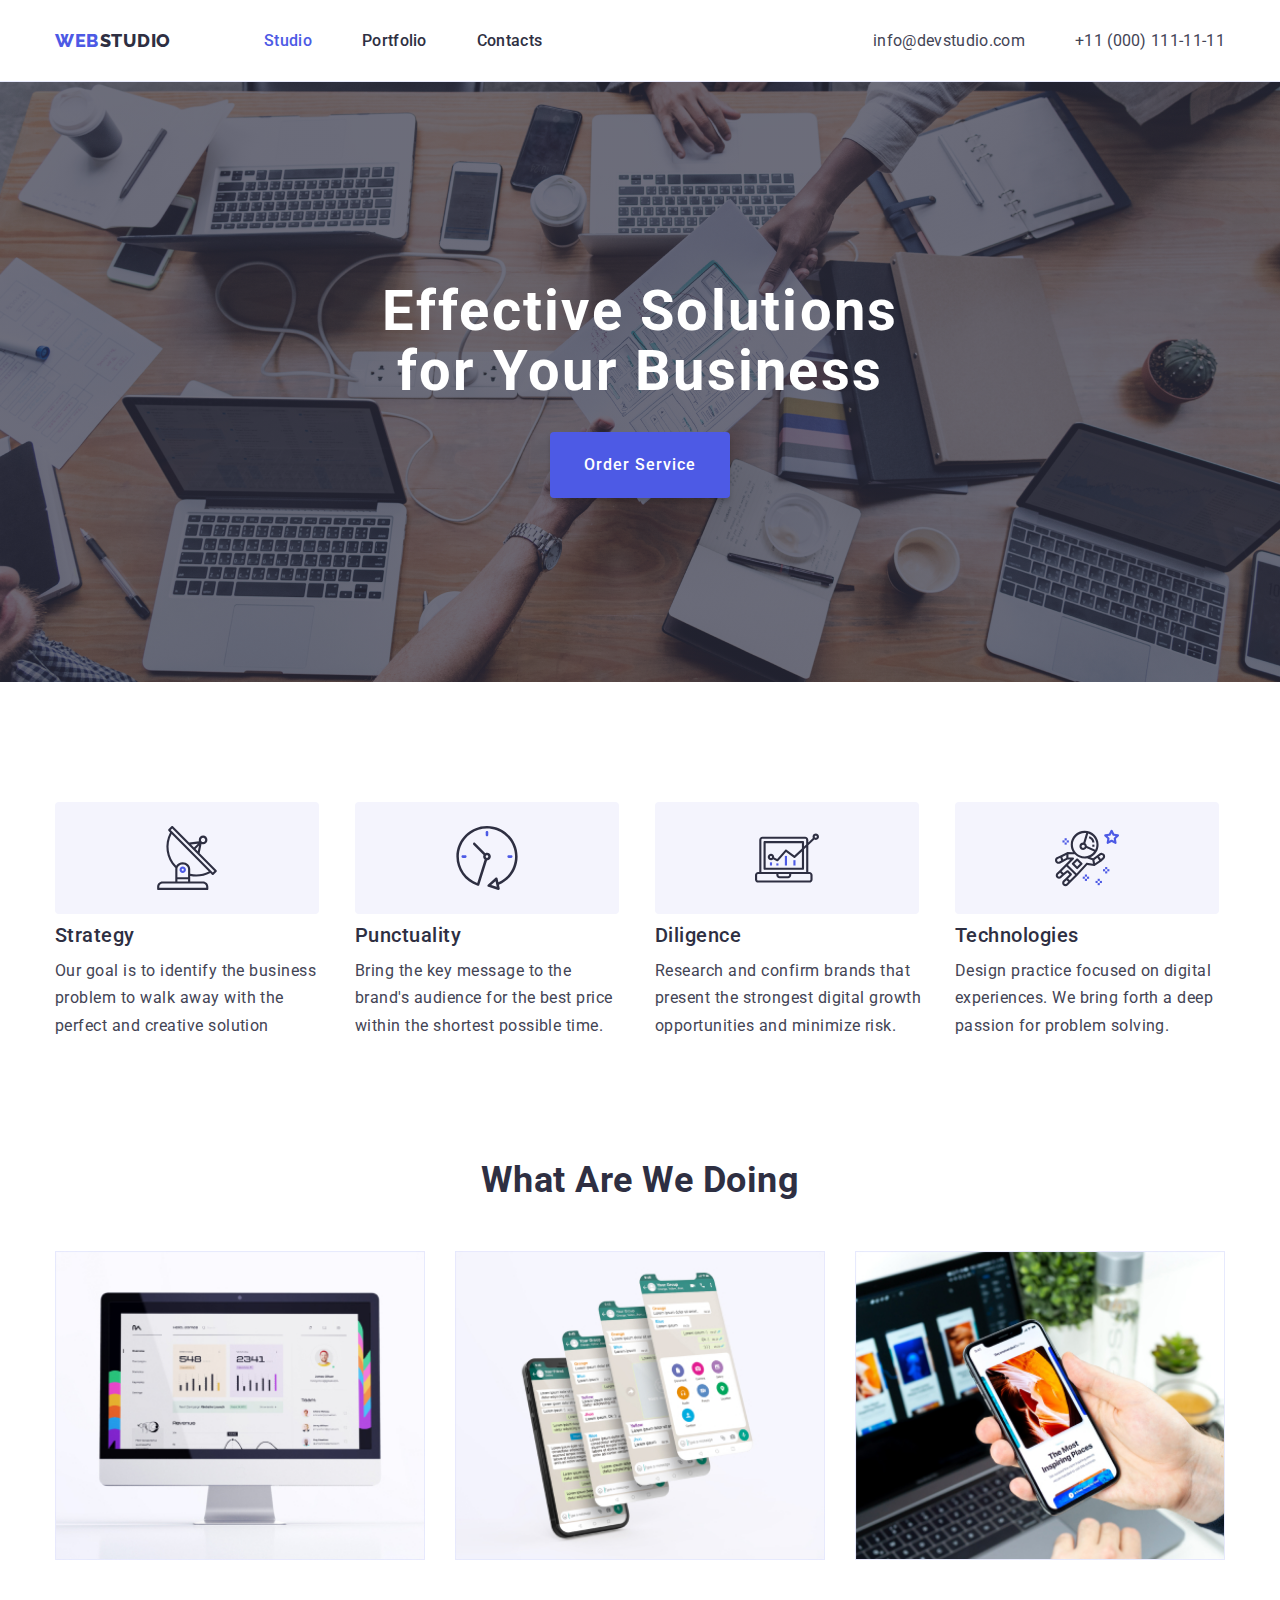
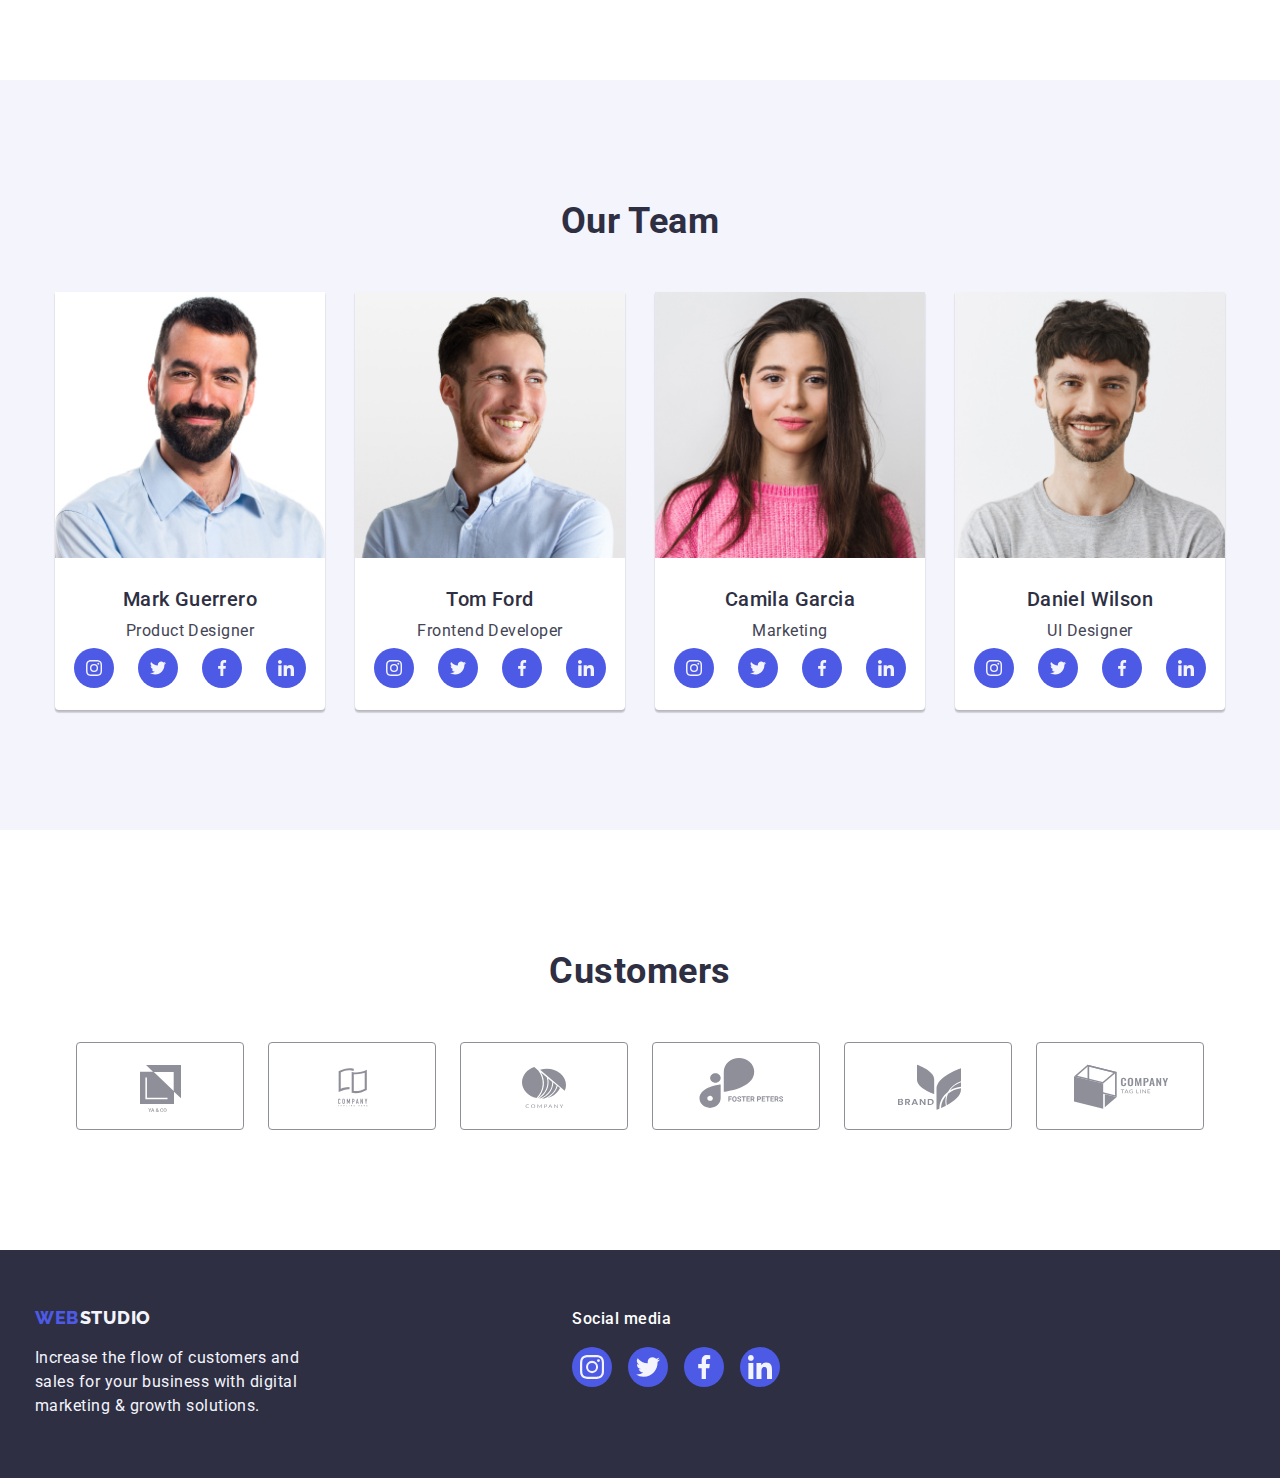
<file: index.html>
<!DOCTYPE html>
<html lang="en">
  <head>
    <meta charset="UTF-8" />
    <meta name="viewport" content="width=device-width, initial-scale=1.0" />
    <title>Studio</title>
    <link rel="preconnect" href="https://fonts.googleapis.com" />
    <link rel="preconnect" href="https://fonts.gstatic.com" crossorigin />
    <link
      href="https://fonts.googleapis.com/css2?family=Raleway:wght@800&family=Roboto:wght@400;500;700;900&display=swap"
      rel="stylesheet"
    />
    <link
      rel="stylesheet"
      href="https://cdnjs.cloudflare.com/ajax/libs/modern-normalize/2.0.0/modern-normalize.min.css"
    />
    <link rel="stylesheet" href="css/styles.css" />
  </head>
  <body>
    <!--Header-->
    <header class="page-header">
      <!-- Navigation bar -->
      <div class="container menu">
        <nav class="navigation">
          <a class="logo-link" href="#">
            <span class="logo">WEB</span>
            <span class="studio">STUDIO</span></a
          >
          <ul class="nav-menu list">
            <li class="item">
              <a class="page current link" href="./index.html">Studio</a>
            </li>
            <li class="item">
              <a class="page link" href="./portfolio.html">Portfolio</a>
            </li>
            <li class="item">
              <a class="page link" href="">Contacts</a>
            </li>
          </ul>
        </nav>
        <ul class="contacts-menu list">
          <li class="item">
            <a class="contact link" href="mailto:info@devstudio.com"
              >info@devstudio.com</a
            >
          </li>
          <li class="item">
            <a class="contact link" href="tel:+110001111111"
              >+11 (000) 111-11-11</a
            >
          </li>
        </ul>
      </div>
      <!--End of Navigation bar-->
    </header>
    <!--end of Header-->

    <!--main-->
    <main>
      <!--Section 1-->
      <section class="hero">
        <div class="container">
          <h1 class="hero-title">Effective Solutions<br />for Your Business</h1>
          <button class="button primary" type="button">Order Service</button>
        </div>
      </section>

      <!--Section 2-->
      <section class="section">
        <div class="container">
          <ul class="benefits list">
            <li class="item">
              <div class="icon">
                <svg class="antenna" width="64" height="64">
                  <use href="./images/icons.svg#antenna"></use>
                </svg>
              </div>
              <h3 class="title">Strategy</h3>
              <p class="description">
                Our goal is to identify the business<br />problem to walk away
                with the<br />
                perfect and creative solution
              </p>
            </li>

            <li class="item">
              <div class="icon">
                <svg class="clock" width="64" height="64">
                  <use href="./images/icons.svg#clock"></use>
                </svg>
              </div>
              <h3 class="title">Punctuality</h3>
              <p class="description">
                Bring the key message to the<br />
                brand's audience for the best price<br />
                within the shortest possible time.
              </p>
            </li>

            <li class="item">
              <div class="icon">
                <svg class="graph" width="64" height="64">
                  <use href="./images/icons.svg#graph"></use>
                </svg>
              </div>
              <h3 class="title">Diligence</h3>
              <p class="description">
                Research and confirm brands that<br />
                present the strongest digital growth<br />
                opportunities and minimize risk.
              </p>
            </li>

            <li class="item">
              <div class="icon">
                <svg class="astronaut" width="64" height="64">
                  <use href="./images/icons.svg#astronaut"></use>
                </svg>
              </div>
              <h3 class="title">Technologies</h3>
              <p class="description">
                Design practice focused on digital<br />
                experiences. We bring forth a deep<br />
                passion for problem solving.
              </p>
            </li>
          </ul>
        </div>
      </section>

      <!--Section 3-->
      <section class="section no-top-padding">
        <div class="container">
          <h2 class="section-title">What Are We Doing</h2>
          <ul class="what-we-do list">
            <li class="item">
              <img
                src="images/img-1.jpg"
                alt="img1"
                width="370"
                height="294"
                class="image"
              />
            </li>
            <li class="item">
              <img
                src="images/img-2.jpg"
                alt="img2"
                width="370"
                height="294"
                class="image"
              />
            </li>
            <li class="item">
              <img
                src="images/img-3.jpg"
                alt="img3"
                width="370"
                height="294"
                class="image"
              />
            </li>
          </ul>
        </div>
      </section>

      <!--Section 4-->
      <section class="section bg-team">
        <div class="container">
          <h2 class="section-title">Our Team</h2>
          <ul class="team list">
            <li class="item">
              <img
                src="images/team-1.jpg"
                alt="person1"
                width="270"
                height="260"
                class="image"
              />
              <h3 class="name">Mark Guerrero</h3>
              <p class="position">Product Designer</p>
              <ul class="social-team list">
                <li class="icon-item">
                  <a
                    href="https://www.instagram.com"
                    target="_blank"
                    rel=""
                    aria-label="Link in Instagram"
                    class="link"
                  >
                    <svg class="instagram" width="16" height="16">
                      <use href="./images/icons.svg#instagram"></use>
                    </svg>
                  </a>
                </li>
                <li class="icon-item">
                  <a
                    href="https://www.twitter.com"
                    target="_blank"
                    rel=""
                    aria-label="Link in Twitter"
                    class="link"
                  >
                    <svg class="twitter" width="16" height="16">
                      <use href="./images/icons.svg#twitter"></use>
                    </svg>
                  </a>
                </li>
                <li class="icon-item">
                  <a
                    href="https://www.facebook.com"
                    target="_blank"
                    rel=""
                    aria-label="Link in FaceBook"
                    class="link"
                  >
                    <svg class="facebook" width="16" height="16">
                      <use href="./images/icons.svg#facebook"></use>
                    </svg>
                  </a>
                </li>
                <li class="icon-item">
                  <a
                    href="https://www.linkedin.com"
                    target="_blank"
                    rel=""
                    aria-label="LinkedIn"
                    class="link"
                  >
                    <svg class="linkedin" width="16" height="16">
                      <use href="./images/icons.svg#linkedin"></use>
                    </svg>
                  </a>
                </li>
              </ul>
            </li>

            <li class="item">
              <img
                src="images/team-2.jpg"
                alt="person2"
                width="270"
                height="260"
                class="image"
              />
              <h3 class="name">Tom Ford</h3>
              <p class="position">Frontend Developer</p>

              <ul class="social-team list">
                <li class="icon-item">
                  <a href="" target="" rel="" aria-label="" class="link">
                    <svg class="instagram" width="16" height="16">
                      <use href="./images/icons.svg#instagram"></use>
                    </svg>
                  </a>
                </li>
                <li class="icon-item">
                  <a href="" target="" rel="" aria-label="" class="link">
                    <svg class="twitter" width="16" height="16">
                      <use href="./images/icons.svg#twitter"></use>
                    </svg>
                  </a>
                </li>
                <li class="icon-item">
                  <a href="" target="" rel="" aria-label="" class="link">
                    <svg class="facebook" width="16" height="16">
                      <use href="./images/icons.svg#facebook"></use>
                    </svg>
                  </a>
                </li>
                <li class="icon-item">
                  <a href="" target="" rel="" aria-label="" class="link">
                    <svg class="linkedin" width="16" height="16">
                      <use href="./images/icons.svg#linkedin"></use>
                    </svg>
                  </a>
                </li>
              </ul>
            </li>

            <li class="item">
              <img
                src="images/team-3.jpg"
                alt="person3"
                width="270"
                height="260"
                class="image"
              />
              <h3 class="name">Camila Garcia</h3>
              <p class="position">Marketing</p>

              <ul class="social-team list">
                <li class="icon-item">
                  <a href="" target="" rel="" aria-label="" class="link">
                    <svg class="instagram" width="16" height="16">
                      <use href="./images/icons.svg#instagram"></use>
                    </svg>
                  </a>
                </li>
                <li class="icon-item">
                  <a href="" target="" rel="" aria-label="" class="link">
                    <svg class="twitter" width="16" height="16">
                      <use href="./images/icons.svg#twitter"></use>
                    </svg>
                  </a>
                </li>
                <li class="icon-item">
                  <a href="" target="" rel="" aria-label="" class="link">
                    <svg class="facebook" width="16" height="16">
                      <use href="./images/icons.svg#facebook"></use>
                    </svg>
                  </a>
                </li>
                <li class="icon-item">
                  <a href="" target="" rel="" aria-label="" class="link">
                    <svg class="linkedin" width="16" height="16">
                      <use href="./images/icons.svg#linkedin"></use>
                    </svg>
                  </a>
                </li>
              </ul>
            </li>

            <li class="item">
              <img
                src="images/team-4.jpg"
                alt="person4"
                width="270"
                height="260"
                class="image"
              />
              <h3 class="name">Daniel Wilson</h3>
              <p class="position">UI Designer</p>

              <ul class="social-team list">
                <li class="icon-item">
                  <a href="" target="" rel="" aria-label="" class="link">
                    <svg class="instagram" width="16" height="16">
                      <use href="./images/icons.svg#instagram"></use>
                    </svg>
                  </a>
                </li>
                <li class="icon-item">
                  <a href="" target="" rel="" aria-label="" class="link">
                    <svg class="twitter" width="16" height="16">
                      <use href="./images/icons.svg#twitter"></use>
                    </svg>
                  </a>
                </li>
                <li class="icon-item">
                  <a href="" target="" rel="" aria-label="" class="link">
                    <svg class="facebook" width="16" height="16">
                      <use href="./images/icons.svg#facebook"></use>
                    </svg>
                  </a>
                </li>
                <li class="icon-item">
                  <a href="" target="" rel="" aria-label="" class="link">
                    <svg class="linkedin" width="16" height="16">
                      <use href="./images/icons.svg#linkedin"></use>
                    </svg>
                  </a>
                </li>
              </ul>
            </li>
          </ul>
        </div>
      </section>
      <!--Section 5-->
      <section class="section">
        <div class="container">
          <h2 class="section-title">Customers</h2>
          <ul class="partners list">
            <li class="item">
              <a href="" class="link" aria-label="Client 1">
                <svg class="icon" width="104" height="56">
                  <use href="./images/icons.svg#client-1"></use>
                </svg>
              </a>
            </li>
            <li class="item">
              <a href="" class="link" aria-label="Client 2">
                <svg class="icon" width="84" height="41">
                  <use href="./images/icons.svg#client-2"></use>
                </svg>
              </a>
            </li>
            <li class="item">
              <a href="" class="link" aria-label="Client 3">
                <svg class="icon" width="104" height="56">
                  <use href="./images/icons.svg#client-3"></use>
                </svg>
              </a>
            </li>
            <li class="item">
              <a href="" class="link" aria-label="Client 4">
                <svg class="icon" width="104" height="56">
                  <use href="./images/icons.svg#client-4"></use>
                </svg>
              </a>
            </li>
            <li class="item">
              <a href="" class="link" aria-label="Client 5">
                <svg class="icon" width="104" height="56">
                  <use href="./images/icons.svg#client-5"></use>
                </svg>
              </a>
            </li>
            <li class="item">
              <a href="" class="link" aria-label="Client 6">
                <svg class="icon" width="104" height="56">
                  <use href="./images/icons.svg#client-6"></use>
                </svg>
              </a>
            </li>
          </ul>
        </div>
      </section>
    </main>
    <!--end of main-->

    <!--Footer-->
    <footer class="page-footer">
      <div class="container">
        <!--Main Footer-->
        <div class="footer">
          <!--Footer 1-->
          <div class="footer-address">
            <a class="logo-link" href="#">
              <span class="logo">WEB</span>
              <span class="studio-footer">STUDIO</span></a
            >
            <p class="footer-description">
              Increase the flow of customers and<br />sales for your business
              with digital<br />
              marketing & growth solutions.
            </p>
          </div>

          <!--Footer 2-->
          <div class="footer-block">
            <b class="footer-heading">Social media</b>
            <ul class="social-footer list">
              <li class="icon-item">
                <a
                  href="https://www.instagram.com"
                  target="_blank"
                  rel=""
                  aria-label="Link in Instagram"
                  class="link"
                >
                  <svg class="icon" width="24" height="24">
                    <use href="./images/icons.svg#instagram"></use>
                  </svg>
                </a>
              </li>
              <li class="icon-item">
                <a
                  href="https://www.twitter.com"
                  target="_blank"
                  rel=""
                  aria-label="Link in Twitter"
                  class="link"
                >
                  <svg class="icon" width="24" height="24">
                    <use href="./images/icons.svg#twitter"></use>
                  </svg>
                </a>
              </li>
              <li class="icon-item">
                <a
                  href="https://www.facebook.com"
                  target="_blank"
                  rel=""
                  aria-label="Link in FaceBook"
                  class="link"
                >
                  <svg class="icon" width="24" height="24">
                    <use href="./images/icons.svg#facebook"></use>
                  </svg>
                </a>
              </li>
              <li class="icon-item">
                <a
                  href="https://www.linkedin.com"
                  target="_blank"
                  rel=""
                  aria-label="LinkedIn"
                  class="link"
                >
                  <svg class="icon" width="24" height="24">
                    <use href="./images/icons.svg#linkedin"></use>
                  </svg>
                </a>
              </li>
            </ul>
          </div>
        </div>
      </div>
    </footer>
    <!--end of Footer-->
  </body>
</html>
</file>
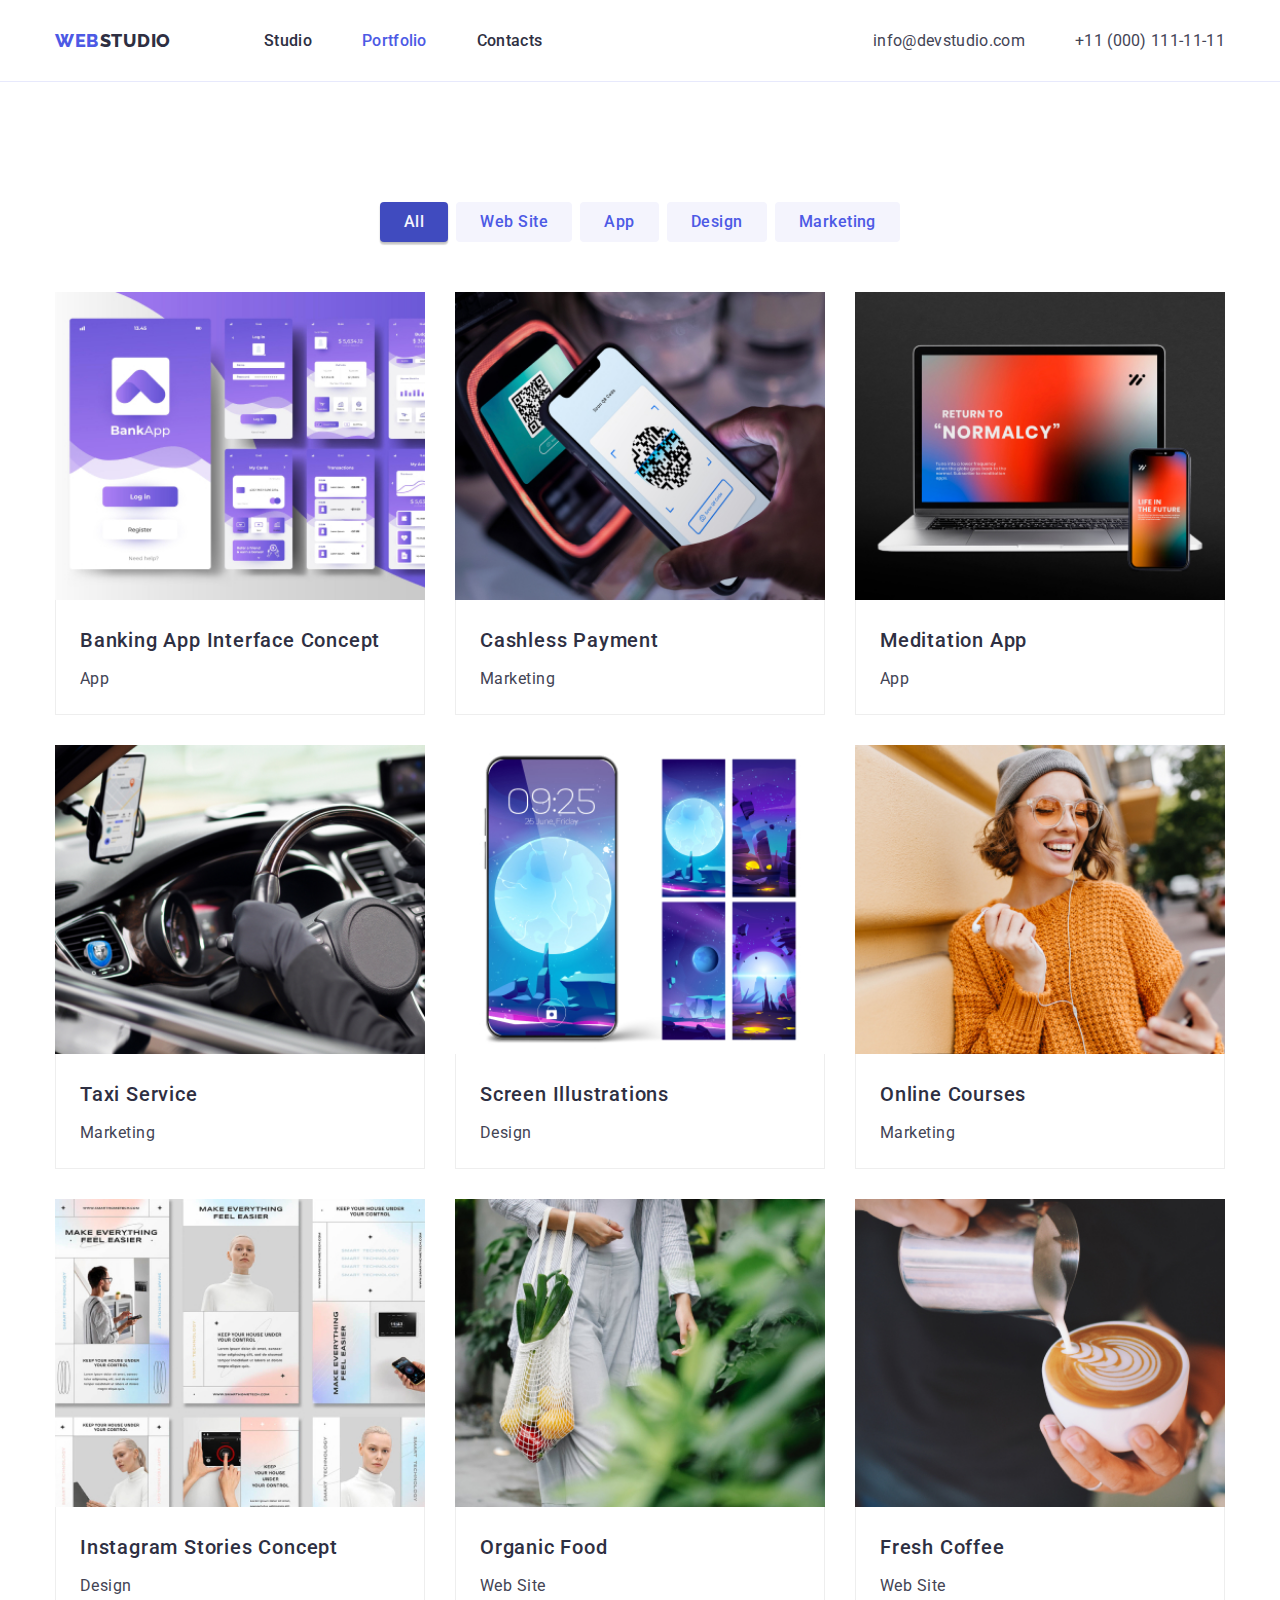
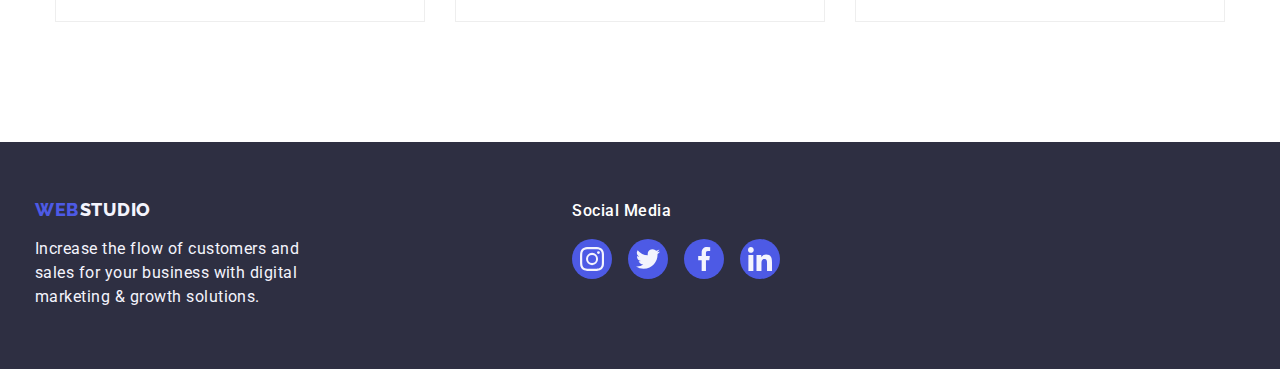
<file: portfolio.html>
<!DOCTYPE html>
<html lang="en">
  <head>
    <meta charset="UTF-8" />
    <meta name="viewport" content="width=device-width, initial-scale=1.0" />
    <title>Portfolio</title>
    <link rel="preconnect" href="https://fonts.googleapis.com" />
    <link rel="preconnect" href="https://fonts.gstatic.com" crossorigin />
    <link
      href="https://fonts.googleapis.com/css2?family=Raleway:wght@800&family=Roboto:wght@400;500;700;900&display=swap"
      rel="stylesheet"
    />
    <link
      rel="stylesheet"
      href="https://cdnjs.cloudflare.com/ajax/libs/modern-normalize/2.0.0/modern-normalize.min.css"
    />
    <link rel="stylesheet" href="css/styles.css" />
  </head>
  <body>
    <!--Header-->
    <header class="page-header">
      <!-- Navigation bar -->
      <div class="container menu">
        <nav class="navigation">
          <a class="logo-link" href="#">
            <span class="logo">WEB</span>
            <span class="studio">STUDIO</span></a
          >
          <ul class="nav-menu list">
            <li class="item">
              <a class="page link" href="./index.html">Studio</a>
            </li>
            <li class="item">
              <a class="page current link" href="./portfolio.html">Portfolio</a>
            </li>
            <li class="item">
              <a class="page link" href="">Contacts</a>
            </li>
          </ul>
        </nav>
        <ul class="contacts-menu list">
          <li class="item">
            <a class="contact link" href="mailto:info@devstudio.com"
              >info@devstudio.com</a
            >
          </li>
          <li class="item">
            <a class="contact link" href="tel:+110001111111"
              >+11 (000) 111-11-11</a
            >
          </li>
        </ul>
      </div>
      <!--End of Navigation bar-->
    </header>
    <!--end of Header-->

    <!--main-->
    <main>
      <!-- Section 1 - Buttons -->
      <section class="section">
        <div class="container">
          <ul class="filters list">
            <li class="space">
              <button class="button filter current" type="button">All</button>
            </li>
            <li class="space">
              <button class="button filter" type="button">Web Site</button>
            </li>
            <li class="space">
              <button class="button filter" type="button">App</button>
            </li>
            <li class="space">
              <button class="button filter" type="button">Design</button>
            </li>
            <li class="space">
              <button class="button filter" type="button">Marketing</button>
            </li>
          </ul>

          <!--Section 2-->
          <ul class="projects list">
            <!-- Image 0 -->
            <li class="project-card">
              <a href="" class="project link">
                <img
                  src="images/port-img.jpg"
                  alt="portimg2"
                  width="370"
                  height="294"
                  class="image"
                />
                <div class="substrate">
                  <h2 class="name">Banking App Interface Concept</h2>
                  <p class="type">App</p>
                </div>
              </a>
            </li>
            <!-- Image 1 -->
            <li class="project-card">
              <a href="" class="project link">
                <img
                  src="images/port-img-2.jpg"
                  alt="portimg2"
                  width="370"
                  height="294"
                  class="image"
                />
                <div class="substrate">
                  <h2 class="name">Cashless Payment</h2>
                  <p class="type">Marketing</p>
                </div>
              </a>
            </li>
            <!-- Image 2 -->
            <li class="project-card">
              <a href="" class="project link">
                <img
                  src="images/port-img-3.jpg"
                  alt="portimg2"
                  width="370"
                  height="294"
                  class="image"
                />
                <div class="substrate">
                  <h2 class="name">Meditation App</h2>
                  <p class="type">App</p>
                </div>
              </a>
            </li>
            <!-- Image 3 -->
            <li class="project-card">
              <a href="" class="project link">
                <img
                  src="images/port-img-4.jpg"
                  alt="portimg2"
                  width="370"
                  height="294"
                  class="image"
                />
                <div class="substrate">
                  <h2 class="name">Taxi Service</h2>
                  <p class="type">Marketing</p>
                </div>
              </a>
            </li>
            <!-- Image 4 -->
            <li class="project-card">
              <a href="" class="project link">
                <img
                  src="images/port-img-5.jpg"
                  alt="portimg2"
                  width="370"
                  height="294"
                  class="image"
                />
                <div class="substrate">
                  <h2 class="name">Screen Illustrations</h2>
                  <p class="type">Design</p>
                </div>
              </a>
            </li>
            <!-- Image 5 -->
            <li class="project-card">
              <a href="" class="project link">
                <img
                  src="images/port-img-6.jpg"
                  alt="portimg2"
                  width="370"
                  height="294"
                  class="image"
                />
                <div class="substrate">
                  <h2 class="name">Online Courses</h2>
                  <p class="type">Marketing</p>
                </div>
              </a>
            </li>
            <!-- Image 6 -->
            <li class="project-card">
              <a href="" class="project link">
                <img
                  src="images/port-img-7.jpg"
                  alt="portimg2"
                  width="370"
                  height="294"
                  class="image"
                />
                <div class="substrate">
                  <h2 class="name">Instagram Stories Concept</h2>
                  <p class="type">Design</p>
                </div>
              </a>
            </li>
            <!-- Image 7 -->
            <li class="project-card">
              <a href="" class="project link">
                <img
                  src="images/port-img-8.jpg"
                  alt="portimg2"
                  width="370"
                  height="294"
                  class="image"
                />
                <div class="substrate">
                  <h2 class="name">Organic Food</h2>
                  <p class="type">Web Site</p>
                </div>
              </a>
            </li>
            <!-- Image 8 -->
            <li class="project-card">
              <a href="" class="project link">
                <img
                  src="images/port-img-9.jpg"
                  alt="portimg2"
                  width="370"
                  height="294"
                  class="image"
                />
                <div class="substrate">
                  <h2 class="name">Fresh Coffee</h2>
                  <p class="type">Web Site</p>
                </div>
              </a>
            </li>
          </ul>
        </div>
      </section>
    </main>
    <!--end of main-->

    <!--Footer-->
    <footer class="page-footer">
      <div class="container">
        <!--Main Footer-->
        <div class="footer">
          <!--Footer 1-->
          <div class="footer-address">
            <a class="logo-link" href="#">
              <span class="logo">WEB</span>
              <span class="studio-footer">STUDIO</span></a
            >
            <p class="footer-description">
              Increase the flow of customers and<br />sales for your business
              with digital<br />
              marketing & growth solutions.
            </p>
          </div>

          <!--Footer 2-->
          <div class="footer-block">
            <b class="footer-heading">Social Media</b>
            <ul class="social-footer list">
              <li class="icon-item">
                <a
                  href="https://www.instagram.com"
                  target="_blank"
                  rel=""
                  aria-label="Link in Instagram"
                  class="link"
                >
                  <svg class="icon" width="24" height="24">
                    <use href="./images/icons.svg#instagram"></use>
                  </svg>
                </a>
              </li>
              <li class="icon-item">
                <a
                  href="https://www.twitter.com"
                  target="_blank"
                  rel=""
                  aria-label="Link in Twitter"
                  class="link"
                >
                  <svg class="icon" width="24" height="24">
                    <use href="./images/icons.svg#twitter"></use>
                  </svg>
                </a>
              </li>
              <li class="icon-item">
                <a
                  href="https://www.facebook.com"
                  target="_blank"
                  rel=""
                  aria-label="Link in FaceBook"
                  class="link"
                >
                  <svg class="icon" width="24" height="24">
                    <use href="./images/icons.svg#facebook"></use>
                  </svg>
                </a>
              </li>
              <li class="icon-item">
                <a
                  href="https://www.linkedin.com"
                  target="_blank"
                  rel=""
                  aria-label="LinkedIn"
                  class="link"
                >
                  <svg class="icon" width="24" height="24">
                    <use href="./images/icons.svg#linkedin"></use>
                  </svg>
                </a>
              </li>
            </ul>
          </div>
        </div>
      </div>
    </footer>
    <!--end of Footer-->
  </body>
</html>
</file>
<file: css/styles.css>
:root {
  --iris: #4d5ae5;
  --navyblue: #2e2f42;
  --cloud: #f4f4fd;
  --cornflower: #e7e9fc;
  --ocean: #404bbf;
  --slate: #434455;
  --white: #fff;
  --green: #31d0aa;
  --lightslate: #8e8f99;
}

h1,
h2,
h3,
h4,
h5,
h6,
p {
  margin: 0;
}

html {
  box-sizing: border-box;
}

*,
*::before,
*::after {
  box-sizing: inherit;
}

img {
  display: block;
  max-width: 100%;
  height: auto;
}

body {
  font-family: "Roboto", sans-serif;
  font-size: 16px;
  letter-spacing: 0.03em;
  color: var(--slate);
  background-color: var(--white);
}

.list {
  list-style: none;
  margin: 0;
  padding: 0;
}

.link {
  text-decoration: none;
  color: inherit;
}

/* HEADER */

.logo-link {
  font-family: "Raleway", sans-serif;
  font-size: 0;
  font-weight: 800;
  text-decoration: none;
}

.logo-link > span {
  font-size: 18px;
  line-height: 1.17;
  letter-spacing: 0.04em;
}

.logo,
.studio {
  display: inline-block;
}

.logo {
  color: var(--iris);
}

.page-header {
  border-bottom: 1px solid var(--cornflower);
}

/* END OF HEADER */

.button {
  font-family: inherit;
  border-radius: 4px;
  border-color: transparent;
  cursor: pointer;
  font-size: 16px;
  letter-spacing: 0.03em;
}

.button.primary {
  color: var(--white);
  background-color: var(--iris);
  line-height: 1.87;
  font-weight: 500;
  letter-spacing: 0.06em;
  padding: 16px 32px;
  box-shadow: 0px 4px 4px rgba(0, 0, 0, 0.15);
}

.button.primary:hover,
.button.primary:focus {
  background-color: var(--ocean);
  box-shadow: 0px 3px 1px rgba(0, 0, 0, 0.1), 0px 1px 2px rgba(0, 0, 0, 0.08),
    0px 2px 2px rgba(0, 0, 0, 0.12);
}

.section {
  padding: 120px 0;
}

.section.no-top-padding {
  padding-top: 0;
}

.container {
  width: 1200px;
  padding: 0 15px;
  margin: 0 auto;
}

.menu,
.navigation,
.nav-menu,
.contacts-menu {
  display: flex;
  align-items: center;
}

.section-title {
  font-size: 36px;
  line-height: 1.17;
  color: var(--navyblue);
  text-align: center;
  font-weight: 700;
  margin-bottom: 50px;
}

.benefits {
  display: flex;
  flex-wrap: wrap;
  margin-left: -30px;
  margin-top: -30px;
}

.benefits .item {
  flex-basis: calc(100% / 4 - 30px);
  margin-left: 30px;
  margin-top: 30px;
}

.benefits .title {
  font-size: 20px;
  font-weight: 500;
  color: var(--navyblue);
  line-height: 1.14;
  margin-bottom: 10px;
  margin-top: 10px;
}

.benefits .description {
  color: var(--slate);
  line-height: 1.71;
  font-size: 16px;
  font-weight: 400;
}

/*.icon-container*/
.benefits .icon {
  display: flex;
  justify-content: center;
  align-items: center;
  background-color: var(--cornflower);
  width: 264px;
  height: 112px;
  margin-bottom: 8px;
  border-radius: 4px;
  background: var(--cloud, #f4f4fd);
}

.instagram,
.linkedin,
.twitter,
.facebook {
  fill: var(--cloud);
}

.what-we-do {
  display: flex;
  flex-wrap: wrap;
  margin-left: -30px;
  margin-top: -30px;
}

.what-we-do .item {
  flex-basis: calc(100% / 3 - 30px);
  margin-left: 30px;
  margin-top: 30px;
}

.team {
  display: flex;
  flex-wrap: wrap;
  margin-left: -30px;
  margin-top: -30px;
}

.team .item {
  flex-basis: calc(100% / 4 - 30px);
  margin-left: 30px;
  margin-top: 30px;
  padding-bottom: 30px;
  background-color: var(--white);
  border-radius: 0px 0px 4px 4px;
  box-shadow: 0px 3px 1px rgba(0, 0, 0, 0.1), 0px 1px 2px rgba(0, 0, 0, 0.08),
    0px 2px 2px rgba(0, 0, 0, 0.12);
}

.social-team {
  gap: 24px;
  display: flex;
  justify-content: center;
}

.social-footer {
  gap: 16px;
  padding-top: 10px;
  display: flex;
  justify-content: flex-start;
}

.social-team .link {
  display: flex;
  justify-content: center;
  align-items: center;
  margin-top: 8px;
  background-color: var(--iris);
  width: 40px;
  height: 40px;
  border-radius: 50%;
  color: #f4f4fd;
}

.icon-item {
  width: 40px;
  height: 40px;
}

.icon-item .link {
  display: flex;
  justify-content: center;
  align-items: center;
  margin-top: 8px;
  background-color: var(--iris);
  width: 100%;
  height: 100%;
  border-radius: 50%;
  color: #f4f4fd;
  fill: currentColor;
}

.icon-item .link:hover,
.icon-item .link:focus {
  background-color: var(--ocean);
}

.studio {
  color: var(--navyblue);
}

.contacts-menu {
  margin-left: auto;
}

.hero {
  /*background-color: var(--navyblue);*/
  background-image: linear-gradient(
      180deg,
      rgba(46, 47, 66, 0.7),
      rgba(46, 47, 66, 0.7)
    ),
    url("../images/hero-bg.jpg");
  background-repeat: no-repeat;
  background-position: center;
  background-size: cover;
  padding: 200px 0;
  text-align: center;
  height: 600px;
}

.nav-menu .page,
.contacts-menu .contact {
  font-weight: 500;
  color: var(--navyblue);
  text-decoration: none;
  line-height: 1.14;
  letter-spacing: 0.02em;
  display: block;
  padding-top: 32px;
  padding-bottom: 31px;
}

.contacts-menu .contact {
  color: var(--slate);
  text-decoration: none;
  font-weight: 400;
  line-height: 1.14;
  letter-spacing: 0.02em;
}

.nav-menu {
  margin-left: 93px;
}

.contact-menu {
  margin-left: auto;
}

.nav-menu .item:not(:last-child),
.contacts-menu .item:not(:last-child) {
  margin-right: 50px;
}

.nav-menu .page:hover,
.nav-menu .page:focus,
.nav-menu .page.current,
.contacts-menu .contact:hover,
.contacts-menu .contact:focus {
  color: var(--iris);
}

.hero-title {
  font-size: 56px;
  text-align: center;
  line-height: 1.07;
  letter-spacing: 0.04em;
  color: var(--white);
  margin-bottom: 30px;
}

.bg-team {
  background-color: var(--cloud);
}

.team .name,
.team .position {
  line-height: 1.19;
  text-align: center;
}

.team .name {
  font-size: 20px;
  font-weight: 500;
  letter-spacing: 0.02em;
  color: var(--navyblue);
  padding-top: 30px;
  padding-bottom: 10px;
}

.team .position {
  color: var(--slate);
  font-size: 16px;
  font-weight: 400;
}

.section-customers > .container {
  margin-top: 100px;
  align-items: center;
  justify-content: center;
  width: 1128px;
  height: 200px;
}

.partners .item {
  width: 168px;
  height: 88px;
}

.partners .link {
  display: flex;
  width: 100%;
  height: 100%;
  border: 1px solid var(--lightslate);
  border-radius: 4px;
  justify-content: center;
  align-items: center;
  color: var(--lightslate);
}

.partners .item .icon {
  fill: currentColor;
}

.partners .link:hover,
.partners .link:focus {
  color: var(--ocean);
  border-color: var(--ocean);
}

.partners {
  display: flex;
  align-items: center;
  justify-content: center;
  gap: 24px;
}

.substrate {
  background-color: var(--white);
  padding: 20px 24px;
  border: 1px solid #eeeeee;
  border-top: 0;
}

.footer {
  display: flex;
  flex-wrap: wrap;
  margin-top: -12px;
  margin-left: -50px;
  align-items: baseline;
}

.footer-address {
  margin-right: 150px;
}

.footer-block {
  margin-top: 12px;
  margin-left: 123px;
}

.footer-heading {
  line-height: 1.17;
  color: var(--white);
  font-weight: 500;
}

.page-footer {
  padding: 60px 0 60px 60px;
  background-color: var(--navyblue);
}

.studio-footer {
  color: var(--cloud);
}

.logo-link.footer {
  margin-bottom: 20px;
}

.footer-description {
  color: var(--cloud);
  font-size: 16px;
  font-weight: 400;
  line-height: 1.5;
  padding-top: 17px;
}

.button.filter {
  background: var(--cloud);
  color: var(--iris);
  font-weight: 500;
  line-height: 1.62;
  padding: 5px 22px;
}

.button.filter:hover,
.button.filter:focus,
.button.filter.current {
  background-color: var(--ocean);
  color: var(--cloud);
  box-shadow: 0px 3px 1px rgba(0, 0, 0, 0.1), 0px 1px 2px rgba(0, 0, 0, 0.08),
    0px 2px 2px rgba(0, 0, 0, 0.12);
}

.project .name {
  font-size: 20px;
  font-weight: 500;
  line-height: 2;
  letter-spacing: 0.04em;
  color: var(--navyblue);
  margin-bottom: 4px;
}

.project .type {
  color: var(--slate);
  font-weight: 400;
  line-height: 1.87;
  font-size: 16px;
}

.projects {
  display: flex;
  flex-wrap: wrap;
  margin-left: -30px;
  margin-top: -30px;
}

.project-card {
  flex-basis: calc(100% / 3 - 30px);
  margin-left: 30px;
  margin-top: 30px;
}

.project-card:hover {
  box-shadow: 0px 2px 1px 0px rgba(46, 47, 66, 0.08),
    0px 1px 1px 0px rgba(46, 47, 66, 0.16),
    0px 1px 6px 0px rgba(46, 47, 66, 0.08);
}

.filters {
  display: flex;
  justify-content: center;
  margin-bottom: 50px;
}

.filters .space + .space {
  margin-left: 8px;
}
</file>
